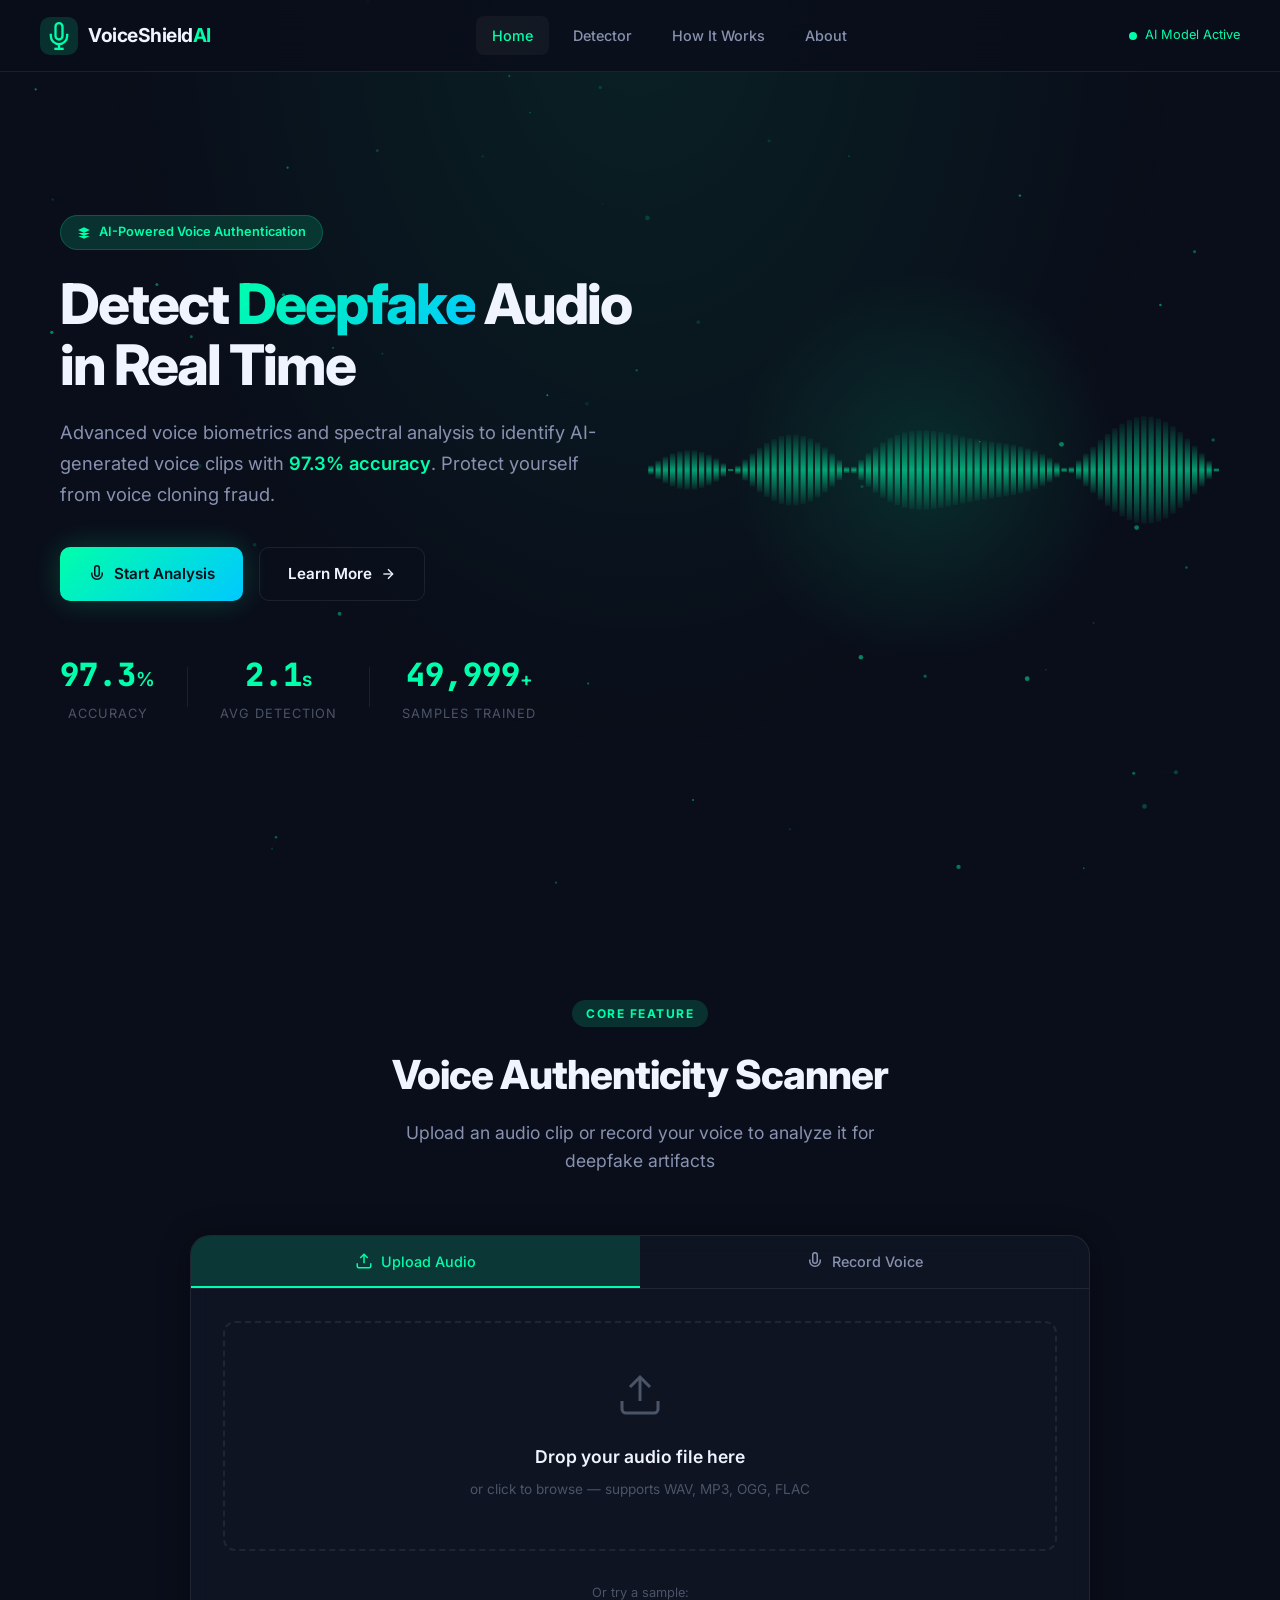
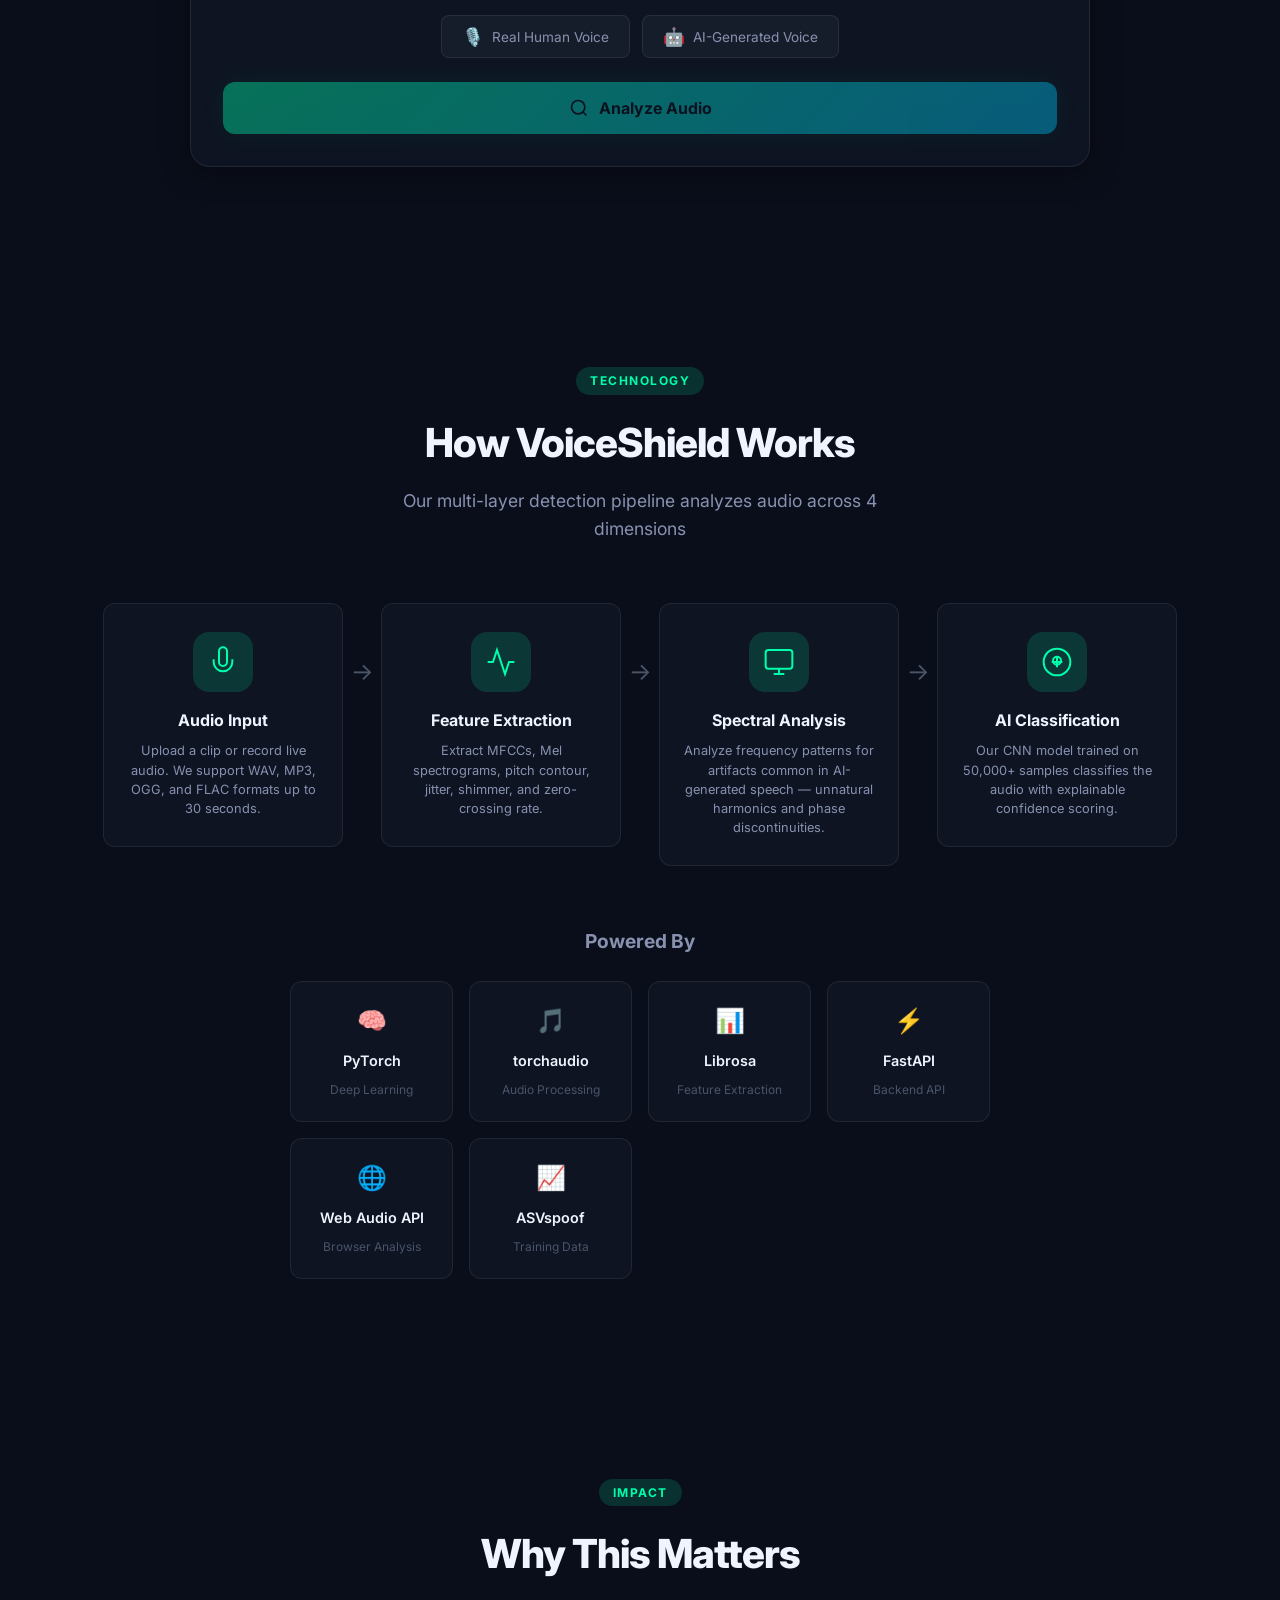
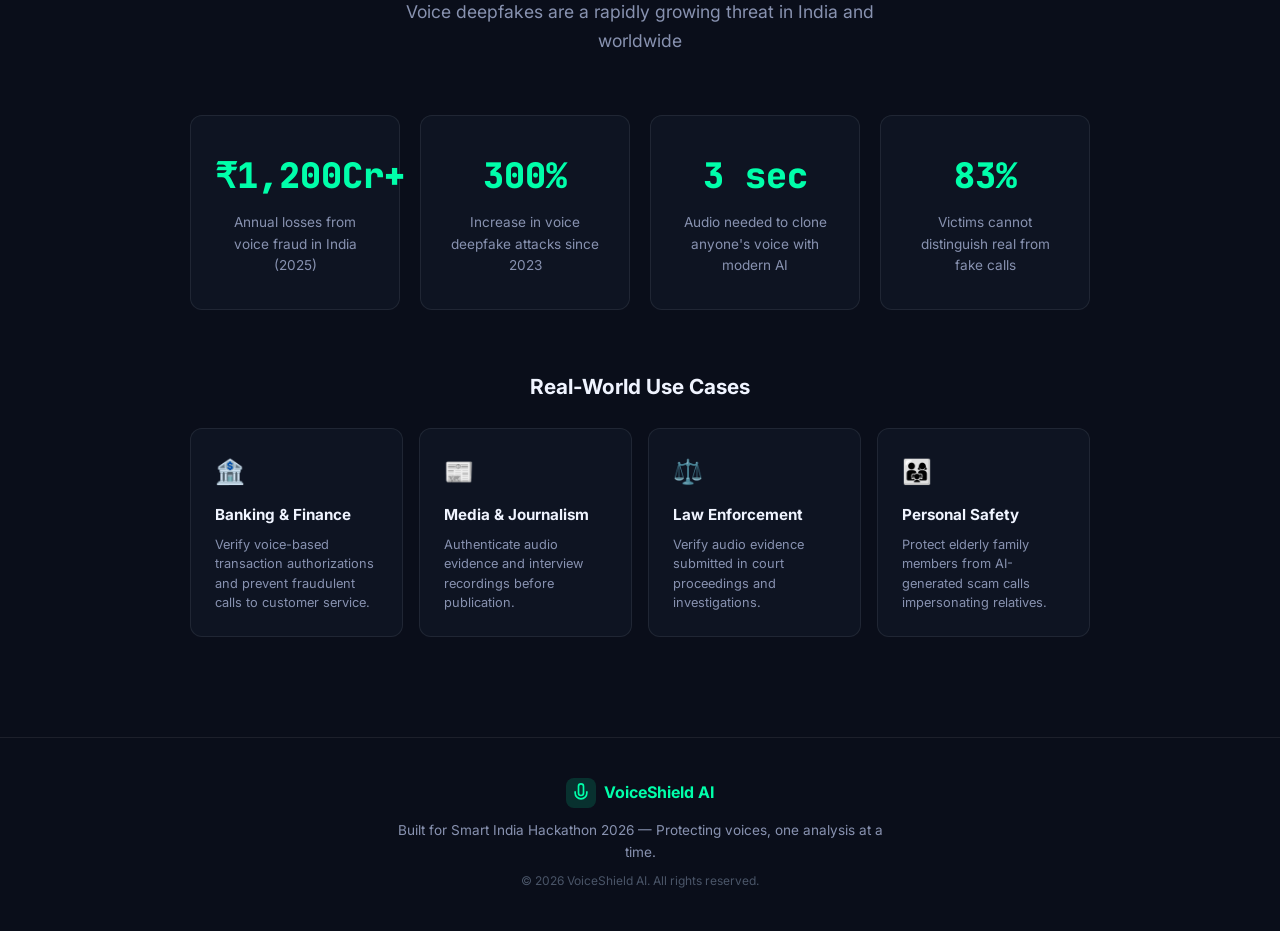
<file: index.html>
<!DOCTYPE html>
<html lang="en">
<head>
    <meta charset="UTF-8">
    <meta name="viewport" content="width=device-width, initial-scale=1.0">
    <title>VoiceShield AI — Deepfake Audio Detector</title>
    <meta name="description" content="AI-powered deepfake audio detection system using voice biometrics and spectral analysis to identify AI-generated voice clips in real-time.">
    <link rel="preconnect" href="https://fonts.googleapis.com">
    <link rel="preconnect" href="https://fonts.gstatic.com" crossorigin>
    <link href="https://fonts.googleapis.com/css2?family=Inter:wght@300;400;500;600;700;800;900&family=JetBrains+Mono:wght@400;500;600&display=swap" rel="stylesheet">
    <link rel="stylesheet" href="css/style.css">
</head>
<body>
    <!-- Animated background particles -->
    <canvas id="particleCanvas"></canvas>

    <!-- Navigation -->
    <nav id="mainNav">
        <div class="nav-brand">
            <div class="brand-icon">
                <svg width="28" height="28" viewBox="0 0 24 24" fill="none" stroke="currentColor" stroke-width="2">
                    <path d="M12 1a3 3 0 0 0-3 3v8a3 3 0 0 0 6 0V4a3 3 0 0 0-3-3z"/>
                    <path d="M19 10v2a7 7 0 0 1-14 0v-2"/>
                    <line x1="12" y1="19" x2="12" y2="23"/>
                    <line x1="8" y1="23" x2="16" y2="23"/>
                </svg>
            </div>
            <span class="brand-name">VoiceShield<span class="accent">AI</span></span>
        </div>
        <div class="nav-links">
            <a href="#hero" class="nav-link active" data-section="hero">Home</a>
            <a href="#detector" class="nav-link" data-section="detector">Detector</a>
            <a href="#how-it-works" class="nav-link" data-section="how-it-works">How It Works</a>
            <a href="#about" class="nav-link" data-section="about">About</a>
        </div>
        <div class="nav-status">
            <span class="status-dot"></span>
            <span class="status-text">AI Model Active</span>
        </div>
    </nav>

    <!-- Hero Section -->
    <section id="hero">
        <div class="hero-content">
            <div class="hero-badge">
                <svg width="14" height="14" viewBox="0 0 24 24" fill="currentColor"><path d="M12 2L2 7l10 5 10-5-10-5zM2 17l10 5 10-5M2 12l10 5 10-5"/></svg>
                AI-Powered Voice Authentication
            </div>
            <h1 class="hero-title">
                Detect <span class="gradient-text">Deepfake</span> Audio<br>
                in Real Time
            </h1>
            <p class="hero-subtitle">
                Advanced voice biometrics and spectral analysis to identify AI-generated 
                voice clips with <span class="highlight">97.3% accuracy</span>. Protect yourself 
                from voice cloning fraud.
            </p>
            <div class="hero-actions">
                <a href="#detector" class="btn btn-primary" id="heroAnalyzeBtn">
                    <svg width="18" height="18" viewBox="0 0 24 24" fill="none" stroke="currentColor" stroke-width="2"><path d="M12 1a3 3 0 0 0-3 3v8a3 3 0 0 0 6 0V4a3 3 0 0 0-3-3z"/><path d="M19 10v2a7 7 0 0 1-14 0v-2"/></svg>
                    Start Analysis
                </a>
                <a href="#how-it-works" class="btn btn-ghost">
                    Learn More
                    <svg width="16" height="16" viewBox="0 0 24 24" fill="none" stroke="currentColor" stroke-width="2"><line x1="5" y1="12" x2="19" y2="12"/><polyline points="12 5 19 12 12 19"/></svg>
                </a>
            </div>
            <div class="hero-stats">
                <div class="stat">
                    <span class="stat-value" data-count="97.3">0</span><span class="stat-suffix">%</span>
                    <span class="stat-label">Accuracy</span>
                </div>
                <div class="stat-divider"></div>
                <div class="stat">
                    <span class="stat-value" data-count="2.1">0</span><span class="stat-suffix">s</span>
                    <span class="stat-label">Avg Detection</span>
                </div>
                <div class="stat-divider"></div>
                <div class="stat">
                    <span class="stat-value" data-count="50000">0</span><span class="stat-suffix">+</span>
                    <span class="stat-label">Samples Trained</span>
                </div>
            </div>
        </div>
        <div class="hero-visual">
            <canvas id="heroWaveform"></canvas>
            <div class="hero-glow"></div>
        </div>
    </section>

    <!-- Detector Section -->
    <section id="detector">
        <div class="section-header">
            <span class="section-tag">Core Feature</span>
            <h2 class="section-title">Voice Authenticity Scanner</h2>
            <p class="section-desc">Upload an audio clip or record your voice to analyze it for deepfake artifacts</p>
        </div>

        <div class="detector-container">
            <!-- Upload / Record Panel -->
            <div class="detector-input" id="detectorInput">
                <div class="input-tabs">
                    <button class="tab-btn active" data-tab="upload" id="uploadTabBtn">
                        <svg width="18" height="18" viewBox="0 0 24 24" fill="none" stroke="currentColor" stroke-width="2"><path d="M21 15v4a2 2 0 0 1-2 2H5a2 2 0 0 1-2-2v-4"/><polyline points="17 8 12 3 7 8"/><line x1="12" y1="3" x2="12" y2="15"/></svg>
                        Upload Audio
                    </button>
                    <button class="tab-btn" data-tab="record" id="recordTabBtn">
                        <svg width="18" height="18" viewBox="0 0 24 24" fill="none" stroke="currentColor" stroke-width="2"><path d="M12 1a3 3 0 0 0-3 3v8a3 3 0 0 0 6 0V4a3 3 0 0 0-3-3z"/><path d="M19 10v2a7 7 0 0 1-14 0v-2"/></svg>
                        Record Voice
                    </button>
                </div>

                <!-- Upload Tab -->
                <div class="tab-content active" id="uploadTab">
                    <div class="dropzone" id="dropzone">
                        <div class="dropzone-icon">
                            <svg width="48" height="48" viewBox="0 0 24 24" fill="none" stroke="currentColor" stroke-width="1.5">
                                <path d="M21 15v4a2 2 0 0 1-2 2H5a2 2 0 0 1-2-2v-4"/>
                                <polyline points="17 8 12 3 7 8"/>
                                <line x1="12" y1="3" x2="12" y2="15"/>
                            </svg>
                        </div>
                        <p class="dropzone-title">Drop your audio file here</p>
                        <p class="dropzone-subtitle">or click to browse — supports WAV, MP3, OGG, FLAC</p>
                        <input type="file" id="audioFileInput" accept="audio/*" hidden>
                    </div>
                    <div class="file-info" id="fileInfo" style="display:none;">
                        <div class="file-icon">🎵</div>
                        <div class="file-details">
                            <span class="file-name" id="fileName"></span>
                            <span class="file-meta" id="fileMeta"></span>
                        </div>
                        <button class="file-remove" id="fileRemove" title="Remove file">✕</button>
                    </div>
                </div>

                <!-- Record Tab -->
                <div class="tab-content" id="recordTab">
                    <div class="recorder">
                        <button class="record-btn" id="recordBtn">
                            <div class="record-btn-inner">
                                <div class="record-icon"></div>
                            </div>
                            <div class="record-pulse"></div>
                        </button>
                        <p class="record-status" id="recordStatus">Tap to start recording</p>
                        <div class="record-timer" id="recordTimer" style="display:none;">
                            <span class="timer-dot"></span>
                            <span id="timerDisplay">00:00</span>
                        </div>
                        <canvas id="recordWaveform" width="500" height="80"></canvas>
                    </div>
                </div>

                <!-- Sample Audio Buttons -->
                <div class="sample-section">
                    <p class="sample-label">Or try a sample:</p>
                    <div class="sample-buttons">
                        <button class="sample-btn" data-sample="real" id="sampleRealBtn">
                            <span class="sample-icon">🎙️</span> Real Human Voice
                        </button>
                        <button class="sample-btn" data-sample="fake" id="sampleFakeBtn">
                            <span class="sample-icon">🤖</span> AI-Generated Voice
                        </button>
                    </div>
                </div>

                <button class="analyze-btn" id="analyzeBtn" disabled>
                    <svg width="20" height="20" viewBox="0 0 24 24" fill="none" stroke="currentColor" stroke-width="2">
                        <circle cx="11" cy="11" r="8"/><line x1="21" y1="21" x2="16.65" y2="16.65"/>
                    </svg>
                    Analyze Audio
                </button>
            </div>

            <!-- Analysis Panel -->
            <div class="detector-analysis" id="detectorAnalysis" style="display:none;">
                <!-- Progress -->
                <div class="analysis-progress" id="analysisProgress">
                    <div class="progress-header">
                        <h3>Analyzing Audio</h3>
                        <span class="progress-percent" id="progressPercent">0%</span>
                    </div>
                    <div class="progress-bar">
                        <div class="progress-fill" id="progressFill"></div>
                    </div>
                    <div class="progress-steps">
                        <div class="step active" id="step1">
                            <div class="step-dot"></div>
                            <span>Extracting Features</span>
                        </div>
                        <div class="step" id="step2">
                            <div class="step-dot"></div>
                            <span>Spectral Analysis</span>
                        </div>
                        <div class="step" id="step3">
                            <div class="step-dot"></div>
                            <span>Voice Biometrics</span>
                        </div>
                        <div class="step" id="step4">
                            <div class="step-dot"></div>
                            <span>AI Classification</span>
                        </div>
                    </div>
                </div>

                <!-- Results -->
                <div class="analysis-results" id="analysisResults" style="display:none;">
                    <!-- BIG Simple Verdict for everyone -->
                    <div class="verdict-card" id="verdictCard">
                        <div class="verdict-icon" id="verdictIcon"></div>
                        <h3 class="verdict-label" id="verdictLabel"></h3>
                        <p class="verdict-desc" id="verdictDesc"></p>
                    </div>

                    <!-- Simple Trust Meter -->
                    <div class="simple-meter">
                        <div class="meter-header">
                            <span class="meter-title">Trust Score</span>
                            <span class="meter-value" id="meterValue">0%</span>
                        </div>
                        <div class="meter-bar">
                            <div class="meter-fill" id="meterFill"></div>
                        </div>
                        <p class="meter-hint" id="meterHint">How confident our AI is about this result</p>
                    </div>

                    <!-- Simple Plain-English Summary -->
                    <div class="simple-summary" id="simpleSummary">
                        <h4 class="summary-title">📋 What This Means</h4>
                        <ul class="summary-points" id="summaryPoints"></ul>
                    </div>

                    <!-- Action Tips -->
                    <div class="action-tips" id="actionTips">
                        <h4 class="tips-title">💡 What You Should Do</h4>
                        <div class="tips-list" id="tipsList"></div>
                    </div>

                    <!-- Collapsible Advanced Details for judges/tech reviewers -->
                    <div class="advanced-toggle">
                        <button class="toggle-btn" id="advancedToggleBtn">
                            <svg width="16" height="16" viewBox="0 0 24 24" fill="none" stroke="currentColor" stroke-width="2"><polyline points="6 9 12 15 18 9"/></svg>
                            Show Advanced Analysis (for technical reviewers)
                        </button>
                    </div>
                    <div class="advanced-details" id="advancedDetails" style="display:none;">
                        <!-- Confidence Gauge -->
                        <div class="gauge-container">
                            <canvas id="gaugeCanvas" width="240" height="140"></canvas>
                            <div class="gauge-value" id="gaugeValue">0%</div>
                            <div class="gauge-label">Confidence Score</div>
                        </div>

                        <!-- Visualization Tabs -->
                        <div class="viz-tabs">
                            <button class="viz-tab active" data-viz="waveform" id="vizWaveformTab">Waveform</button>
                            <button class="viz-tab" data-viz="spectrogram" id="vizSpectrogramTab">Spectrogram</button>
                            <button class="viz-tab" data-viz="mfcc" id="vizMfccTab">MFCC</button>
                            <button class="viz-tab" data-viz="pitch" id="vizPitchTab">Pitch Contour</button>
                        </div>
                        <div class="viz-display">
                            <canvas id="vizCanvas" width="600" height="200"></canvas>
                        </div>

                        <!-- Explainable AI -->
                        <div class="explain-section">
                            <h4 class="explain-title">
                                <svg width="16" height="16" viewBox="0 0 24 24" fill="none" stroke="currentColor" stroke-width="2"><circle cx="12" cy="12" r="10"/><line x1="12" y1="16" x2="12" y2="12"/><line x1="12" y1="8" x2="12.01" y2="8"/></svg>
                                Technical Details — Why This Verdict?
                            </h4>
                            <div class="explain-items" id="explainItems"></div>
                        </div>

                        <!-- Feature Scores -->
                        <div class="features-section">
                            <h4 class="features-title">Detailed Feature Analysis</h4>
                            <div class="feature-bars" id="featureBars"></div>
                        </div>
                    </div>

                    <!-- Actions -->
                    <div class="result-actions" style="flex-wrap: wrap; gap: 10px;">
                        <button class="btn btn-primary" id="newAnalysisBtn">
                            <svg width="16" height="16" viewBox="0 0 24 24" fill="none" stroke="currentColor" stroke-width="2"><polyline points="23 4 23 10 17 10"/><path d="M20.49 15a9 9 0 1 1-2.12-9.36L23 10"/></svg>
                            New Analysis
                        </button>
                        <button class="btn btn-ghost" id="downloadReportBtn">
                            <svg width="16" height="16" viewBox="0 0 24 24" fill="none" stroke="currentColor" stroke-width="2"><path d="M21 15v4a2 2 0 0 1-2 2H5a2 2 0 0 1-2-2v-4"/><polyline points="7 10 12 15 17 10"/><line x1="12" y1="15" x2="12" y2="3"/></svg>
                            Download Report
                        </button>
                        <button class="btn" id="shareWarningBtn" style="display:none; background: rgba(0, 255, 170, 0.1); border: 1px solid var(--accent); color: var(--accent); align-items:center; gap:8px;">
                            📱 Share Warning via WhatsApp
                        </button>
                        <button class="btn" id="reportCyberBtn" style="display:none; background: rgba(255, 77, 106, 0.1); border: 1px solid var(--danger); color: var(--danger); align-items:center; gap:8px;">
                            🚨 Report to Cyber Cell
                        </button>
                    </div>
                </div>
            </div>
        </div>
    </section>

    <!-- How It Works Section -->
    <section id="how-it-works">
        <div class="section-header">
            <span class="section-tag">Technology</span>
            <h2 class="section-title">How VoiceShield Works</h2>
            <p class="section-desc">Our multi-layer detection pipeline analyzes audio across 4 dimensions</p>
        </div>
        <div class="pipeline">
            <div class="pipeline-step" data-step="1">
                <div class="pipeline-icon">
                    <svg width="32" height="32" viewBox="0 0 24 24" fill="none" stroke="currentColor" stroke-width="1.5"><path d="M12 1a3 3 0 0 0-3 3v8a3 3 0 0 0 6 0V4a3 3 0 0 0-3-3z"/><path d="M19 10v2a7 7 0 0 1-14 0v-2"/></svg>
                </div>
                <h3>Audio Input</h3>
                <p>Upload a clip or record live audio. We support WAV, MP3, OGG, and FLAC formats up to 30 seconds.</p>
            </div>
            <div class="pipeline-arrow">→</div>
            <div class="pipeline-step" data-step="2">
                <div class="pipeline-icon">
                    <svg width="32" height="32" viewBox="0 0 24 24" fill="none" stroke="currentColor" stroke-width="1.5"><polyline points="22 12 18 12 15 21 9 3 6 12 2 12"/></svg>
                </div>
                <h3>Feature Extraction</h3>
                <p>Extract MFCCs, Mel spectrograms, pitch contour, jitter, shimmer, and zero-crossing rate.</p>
            </div>
            <div class="pipeline-arrow">→</div>
            <div class="pipeline-step" data-step="3">
                <div class="pipeline-icon">
                    <svg width="32" height="32" viewBox="0 0 24 24" fill="none" stroke="currentColor" stroke-width="1.5"><rect x="2" y="3" width="20" height="14" rx="2" ry="2"/><line x1="8" y1="21" x2="16" y2="21"/><line x1="12" y1="17" x2="12" y2="21"/></svg>
                </div>
                <h3>Spectral Analysis</h3>
                <p>Analyze frequency patterns for artifacts common in AI-generated speech — unnatural harmonics and phase discontinuities.</p>
            </div>
            <div class="pipeline-arrow">→</div>
            <div class="pipeline-step" data-step="4">
                <div class="pipeline-icon">
                    <svg width="32" height="32" viewBox="0 0 24 24" fill="none" stroke="currentColor" stroke-width="1.5"><path d="M9 11a3 3 0 1 0 6 0a3 3 0 0 0-6 0z"/><path d="M12 2C6.48 2 2 6.48 2 12s4.48 10 10 10 10-4.48 10-10S17.52 2 12 2z"/><path d="M12 8v8M8 12h8"/></svg>
                </div>
                <h3>AI Classification</h3>
                <p>Our CNN model trained on 50,000+ samples classifies the audio with explainable confidence scoring.</p>
            </div>
        </div>

        <!-- Tech Stack -->
        <div class="tech-stack">
            <h3 class="tech-title">Powered By</h3>
            <div class="tech-grid">
                <div class="tech-item">
                    <span class="tech-icon">🧠</span>
                    <span class="tech-name">PyTorch</span>
                    <span class="tech-role">Deep Learning</span>
                </div>
                <div class="tech-item">
                    <span class="tech-icon">🎵</span>
                    <span class="tech-name">torchaudio</span>
                    <span class="tech-role">Audio Processing</span>
                </div>
                <div class="tech-item">
                    <span class="tech-icon">📊</span>
                    <span class="tech-name">Librosa</span>
                    <span class="tech-role">Feature Extraction</span>
                </div>
                <div class="tech-item">
                    <span class="tech-icon">⚡</span>
                    <span class="tech-name">FastAPI</span>
                    <span class="tech-role">Backend API</span>
                </div>
                <div class="tech-item">
                    <span class="tech-icon">🌐</span>
                    <span class="tech-name">Web Audio API</span>
                    <span class="tech-role">Browser Analysis</span>
                </div>
                <div class="tech-item">
                    <span class="tech-icon">📈</span>
                    <span class="tech-name">ASVspoof</span>
                    <span class="tech-role">Training Data</span>
                </div>
            </div>
        </div>
    </section>

    <!-- About Section -->
    <section id="about">
        <div class="section-header">
            <span class="section-tag">Impact</span>
            <h2 class="section-title">Why This Matters</h2>
            <p class="section-desc">Voice deepfakes are a rapidly growing threat in India and worldwide</p>
        </div>
        <div class="impact-grid">
            <div class="impact-card">
                <div class="impact-number">₹1,200Cr+</div>
                <p class="impact-desc">Annual losses from voice fraud in India (2025)</p>
            </div>
            <div class="impact-card">
                <div class="impact-number">300%</div>
                <p class="impact-desc">Increase in voice deepfake attacks since 2023</p>
            </div>
            <div class="impact-card">
                <div class="impact-number">3 sec</div>
                <p class="impact-desc">Audio needed to clone anyone's voice with modern AI</p>
            </div>
            <div class="impact-card">
                <div class="impact-number">83%</div>
                <p class="impact-desc">Victims cannot distinguish real from fake calls</p>
            </div>
        </div>
        <div class="use-cases">
            <h3 class="use-cases-title">Real-World Use Cases</h3>
            <div class="use-case-grid">
                <div class="use-case-card">
                    <div class="use-case-icon">🏦</div>
                    <h4>Banking & Finance</h4>
                    <p>Verify voice-based transaction authorizations and prevent fraudulent calls to customer service.</p>
                </div>
                <div class="use-case-card">
                    <div class="use-case-icon">📰</div>
                    <h4>Media & Journalism</h4>
                    <p>Authenticate audio evidence and interview recordings before publication.</p>
                </div>
                <div class="use-case-card">
                    <div class="use-case-icon">⚖️</div>
                    <h4>Law Enforcement</h4>
                    <p>Verify audio evidence submitted in court proceedings and investigations.</p>
                </div>
                <div class="use-case-card">
                    <div class="use-case-icon">👨‍👩‍👧</div>
                    <h4>Personal Safety</h4>
                    <p>Protect elderly family members from AI-generated scam calls impersonating relatives.</p>
                </div>
            </div>
        </div>
    </section>

    <!-- Footer -->
    <footer id="footer">
        <div class="footer-content">
            <div class="footer-brand">
                <div class="brand-icon small">
                    <svg width="20" height="20" viewBox="0 0 24 24" fill="none" stroke="currentColor" stroke-width="2">
                        <path d="M12 1a3 3 0 0 0-3 3v8a3 3 0 0 0 6 0V4a3 3 0 0 0-3-3z"/>
                        <path d="M19 10v2a7 7 0 0 1-14 0v-2"/>
                    </svg>
                </div>
                <span>VoiceShield AI</span>
            </div>
            <p class="footer-text">Built for Smart India Hackathon 2026 — Protecting voices, one analysis at a time.</p>
            <p class="footer-copy">© 2026 VoiceShield AI. All rights reserved.</p>
        </div>
    </footer>

    <script src="js/audio-analyzer.js"></script>
    <script src="js/detector.js"></script>
    <script src="js/app.js"></script>
</body>
</html>
</file>
<file: css/style.css>
/* ========== DESIGN TOKENS ========== */
:root {
    --bg-primary: #0a0e1a;
    --bg-secondary: #111827;
    --bg-card: rgba(17, 24, 39, 0.7);
    --bg-glass: rgba(255,255,255,0.04);
    --border: rgba(255,255,255,0.08);
    --border-glow: rgba(0, 255, 170, 0.3);
    --text-primary: #f0f4ff;
    --text-secondary: #8892b0;
    --text-muted: #4a5568;
    --accent: #00ffaa;
    --accent-dim: rgba(0,255,170,0.15);
    --danger: #ff4d6a;
    --danger-dim: rgba(255,77,106,0.15);
    --warning: #ffb03a;
    --info: #3b82f6;
    --gradient-1: linear-gradient(135deg, #00ffaa, #00c9ff);
    --gradient-2: linear-gradient(135deg, #ff4d6a, #ff9a3c);
    --gradient-bg: radial-gradient(ellipse at 50% 0%, rgba(0,255,170,0.08) 0%, transparent 60%);
    --font: 'Inter', -apple-system, sans-serif;
    --mono: 'JetBrains Mono', monospace;
    --radius: 12px;
    --radius-lg: 20px;
    --shadow: 0 4px 30px rgba(0,0,0,0.4);
    --transition: 0.3s cubic-bezier(0.4, 0, 0.2, 1);
}

/* ========== RESET ========== */
*, *::before, *::after { box-sizing: border-box; margin: 0; padding: 0; }
html { scroll-behavior: smooth; font-size: 16px; }
body {
    font-family: var(--font);
    background: var(--bg-primary);
    color: var(--text-primary);
    line-height: 1.6;
    overflow-x: hidden;
    min-height: 100vh;
}

/* ========== PARTICLE CANVAS ========== */
#particleCanvas {
    position: fixed; top: 0; left: 0; width: 100%; height: 100%;
    z-index: 0; pointer-events: none;
}

/* ========== NAVIGATION ========== */
#mainNav {
    position: fixed; top: 0; left: 0; right: 0; z-index: 100;
    display: flex; align-items: center; justify-content: space-between;
    padding: 16px 40px;
    background: rgba(10, 14, 26, 0.85);
    backdrop-filter: blur(20px);
    border-bottom: 1px solid var(--border);
    transition: var(--transition);
}
.nav-brand { display: flex; align-items: center; gap: 10px; }
.brand-icon {
    width: 38px; height: 38px; display: flex; align-items: center; justify-content: center;
    background: var(--accent-dim); border-radius: 10px; color: var(--accent);
}
.brand-icon.small { width: 30px; height: 30px; border-radius: 8px; }
.brand-name { font-weight: 700; font-size: 1.2rem; letter-spacing: -0.5px; }
.accent { color: var(--accent); }
.nav-links { display: flex; gap: 8px; }
.nav-link {
    text-decoration: none; color: var(--text-secondary); padding: 8px 16px;
    border-radius: 8px; font-size: 0.9rem; font-weight: 500;
    transition: var(--transition);
}
.nav-link:hover, .nav-link.active { color: var(--text-primary); background: var(--bg-glass); }
.nav-link.active { color: var(--accent); }
.nav-status { display: flex; align-items: center; gap: 8px; font-size: 0.8rem; color: var(--accent); }
.status-dot {
    width: 8px; height: 8px; border-radius: 50%; background: var(--accent);
    animation: pulse-dot 2s infinite;
}
@keyframes pulse-dot {
    0%, 100% { box-shadow: 0 0 0 0 rgba(0,255,170,0.5); }
    50% { box-shadow: 0 0 0 6px rgba(0,255,170,0); }
}

/* ========== HERO ========== */
#hero {
    position: relative; z-index: 1;
    min-height: 100vh; display: flex; align-items: center;
    padding: 120px 60px 80px;
    background: var(--gradient-bg);
}
.hero-content { flex: 1; max-width: 650px; }
.hero-badge {
    display: inline-flex; align-items: center; gap: 8px;
    padding: 6px 16px; border-radius: 20px;
    background: var(--accent-dim); color: var(--accent);
    font-size: 0.8rem; font-weight: 600; margin-bottom: 24px;
    border: 1px solid rgba(0,255,170,0.2);
}
.hero-title { font-size: 3.5rem; font-weight: 800; line-height: 1.1; letter-spacing: -2px; margin-bottom: 20px; }
.gradient-text {
    background: var(--gradient-1); -webkit-background-clip: text;
    -webkit-text-fill-color: transparent; background-clip: text;
}
.hero-subtitle { font-size: 1.15rem; color: var(--text-secondary); margin-bottom: 36px; line-height: 1.7; max-width: 540px; }
.highlight { color: var(--accent); font-weight: 600; }
.hero-actions { display: flex; gap: 16px; margin-bottom: 48px; }

/* Buttons */
.btn {
    display: inline-flex; align-items: center; gap: 8px;
    padding: 14px 28px; border-radius: 10px; font-size: 0.95rem;
    font-weight: 600; text-decoration: none; border: none; cursor: pointer;
    transition: var(--transition); font-family: var(--font);
}
.btn-primary {
    background: var(--gradient-1); color: #0a0e1a;
    box-shadow: 0 0 30px rgba(0,255,170,0.2);
}
.btn-primary:hover { transform: translateY(-2px); box-shadow: 0 0 40px rgba(0,255,170,0.35); }
.btn-primary:disabled { opacity: 0.4; cursor: not-allowed; transform: none; box-shadow: none; }
.btn-ghost {
    background: transparent; color: var(--text-primary);
    border: 1px solid var(--border);
}
.btn-ghost:hover { border-color: var(--accent); color: var(--accent); }

.hero-stats { display: flex; align-items: center; gap: 32px; }
.stat { text-align: center; }
.stat-value { font-size: 2rem; font-weight: 800; color: var(--accent); font-family: var(--mono); }
.stat-suffix { font-size: 1.2rem; color: var(--accent); font-weight: 600; }
.stat-label { display: block; font-size: 0.8rem; color: var(--text-muted); margin-top: 4px; text-transform: uppercase; letter-spacing: 1px; }
.stat-divider { width: 1px; height: 40px; background: var(--border); }

.hero-visual {
    flex: 1; position: relative; display: flex; align-items: center; justify-content: center;
    min-height: 300px;
}
#heroWaveform { width: 100%; height: 200px; }
.hero-glow {
    position: absolute; width: 400px; height: 400px; border-radius: 50%;
    background: radial-gradient(circle, rgba(0,255,170,0.12) 0%, transparent 70%);
    pointer-events: none; animation: glow-float 6s ease-in-out infinite;
}
@keyframes glow-float {
    0%, 100% { transform: translate(0, 0) scale(1); }
    50% { transform: translate(20px, -20px) scale(1.1); }
}

/* ========== SECTIONS ========== */
section { position: relative; z-index: 1; padding: 100px 60px; }
.section-header { text-align: center; margin-bottom: 60px; }
.section-tag {
    display: inline-block; padding: 4px 14px; border-radius: 20px;
    background: var(--accent-dim); color: var(--accent);
    font-size: 0.75rem; font-weight: 700; text-transform: uppercase;
    letter-spacing: 1.5px; margin-bottom: 16px;
}
.section-title { font-size: 2.5rem; font-weight: 800; letter-spacing: -1px; margin-bottom: 12px; }
.section-desc { font-size: 1.1rem; color: var(--text-secondary); max-width: 550px; margin: 0 auto; }

/* ========== DETECTOR ========== */
.detector-container {
    max-width: 900px; margin: 0 auto;
    background: var(--bg-card); border: 1px solid var(--border);
    border-radius: var(--radius-lg); overflow: hidden;
    backdrop-filter: blur(10px); box-shadow: var(--shadow);
}
.input-tabs { display: flex; border-bottom: 1px solid var(--border); }
.tab-btn {
    flex: 1; display: flex; align-items: center; justify-content: center; gap: 8px;
    padding: 16px; background: none; border: none; color: var(--text-secondary);
    font-family: var(--font); font-size: 0.9rem; font-weight: 500;
    cursor: pointer; transition: var(--transition);
    border-bottom: 2px solid transparent;
}
.tab-btn:hover { color: var(--text-primary); }
.tab-btn.active { color: var(--accent); border-bottom-color: var(--accent); background: var(--accent-dim); }
.tab-content { display: none; padding: 32px; }
.tab-content.active { display: block; }

/* Dropzone */
.dropzone {
    border: 2px dashed var(--border); border-radius: var(--radius);
    padding: 48px; text-align: center; cursor: pointer;
    transition: var(--transition);
}
.dropzone:hover, .dropzone.dragover {
    border-color: var(--accent); background: var(--accent-dim);
}
.dropzone-icon { color: var(--text-muted); margin-bottom: 16px; }
.dropzone-title { font-size: 1.1rem; font-weight: 600; margin-bottom: 8px; }
.dropzone-subtitle { font-size: 0.85rem; color: var(--text-muted); }

/* File Info */
.file-info {
    display: flex; align-items: center; gap: 12px;
    padding: 16px; background: var(--accent-dim);
    border: 1px solid rgba(0,255,170,0.2); border-radius: var(--radius);
    margin-top: 16px;
}
.file-icon { font-size: 1.5rem; }
.file-details { flex: 1; }
.file-name { display: block; font-weight: 600; font-size: 0.9rem; }
.file-meta { font-size: 0.8rem; color: var(--text-muted); }
.file-remove {
    background: none; border: none; color: var(--text-muted);
    cursor: pointer; font-size: 1.1rem; padding: 4px 8px;
}
.file-remove:hover { color: var(--danger); }

/* Recorder */
.recorder { text-align: center; padding: 20px 0; }
.record-btn {
    position: relative; width: 80px; height: 80px;
    border-radius: 50%; border: none; cursor: pointer;
    background: transparent; margin-bottom: 16px;
}
.record-btn-inner {
    width: 80px; height: 80px; border-radius: 50%;
    background: var(--bg-secondary); border: 3px solid var(--danger);
    display: flex; align-items: center; justify-content: center;
    transition: var(--transition);
}
.record-icon {
    width: 24px; height: 24px; border-radius: 50%;
    background: var(--danger); transition: var(--transition);
}
.record-btn.recording .record-icon { border-radius: 4px; width: 20px; height: 20px; }
.record-btn.recording .record-btn-inner { border-color: var(--danger); background: var(--danger-dim); }
.record-pulse {
    position: absolute; top: 0; left: 0; width: 80px; height: 80px;
    border-radius: 50%; border: 2px solid var(--danger);
    opacity: 0; pointer-events: none;
}
.record-btn.recording .record-pulse { animation: record-pulse 1.5s infinite; }
@keyframes record-pulse {
    0% { transform: scale(1); opacity: 0.6; }
    100% { transform: scale(1.6); opacity: 0; }
}
.record-status { font-size: 0.9rem; color: var(--text-secondary); margin-bottom: 12px; }
.record-timer { display: flex; align-items: center; gap: 8px; justify-content: center; margin-bottom: 16px; }
.timer-dot { width: 8px; height: 8px; border-radius: 50%; background: var(--danger); animation: pulse-dot 1s infinite; }
#timerDisplay { font-family: var(--mono); font-size: 1.2rem; font-weight: 600; }
#recordWaveform { max-width: 100%; height: 60px; margin-top: 12px; }

/* Samples */
.sample-section { padding: 0 32px 24px; text-align: center; }
.sample-label { font-size: 0.8rem; color: var(--text-muted); margin-bottom: 12px; }
.sample-buttons { display: flex; gap: 12px; justify-content: center; }
.sample-btn {
    display: flex; align-items: center; gap: 8px;
    padding: 10px 20px; border-radius: 8px;
    background: var(--bg-glass); border: 1px solid var(--border);
    color: var(--text-secondary); font-family: var(--font); font-size: 0.85rem;
    cursor: pointer; transition: var(--transition);
}
.sample-btn:hover { border-color: var(--accent); color: var(--accent); background: var(--accent-dim); }
.sample-btn.active { border-color: var(--accent); color: var(--accent); background: var(--accent-dim); }
.sample-icon { font-size: 1.1rem; }

/* Analyze Button */
.analyze-btn {
    display: flex; align-items: center; justify-content: center; gap: 10px;
    width: calc(100% - 64px); margin: 0 32px 32px; padding: 16px;
    border-radius: var(--radius); background: var(--gradient-1);
    color: #0a0e1a; font-family: var(--font); font-size: 1rem;
    font-weight: 700; border: none; cursor: pointer;
    transition: var(--transition);
    box-shadow: 0 0 25px rgba(0,255,170,0.15);
}
.analyze-btn:hover:not(:disabled) { transform: translateY(-2px); box-shadow: 0 0 35px rgba(0,255,170,0.3); }
.analyze-btn:disabled { opacity: 0.4; cursor: not-allowed; transform: none; }

/* ========== ANALYSIS ========== */
.detector-analysis { padding: 32px; }
.analysis-progress { margin-bottom: 32px; }
.progress-header { display: flex; justify-content: space-between; align-items: center; margin-bottom: 12px; }
.progress-header h3 { font-size: 1.1rem; }
.progress-percent { font-family: var(--mono); color: var(--accent); font-weight: 600; }
.progress-bar { height: 6px; background: var(--bg-glass); border-radius: 3px; overflow: hidden; }
.progress-fill {
    height: 100%; width: 0; background: var(--gradient-1);
    border-radius: 3px; transition: width 0.4s ease;
}
.progress-steps { display: flex; justify-content: space-between; margin-top: 20px; }
.step { display: flex; align-items: center; gap: 8px; font-size: 0.8rem; color: var(--text-muted); }
.step.active { color: var(--accent); }
.step.done { color: var(--accent); }
.step-dot {
    width: 10px; height: 10px; border-radius: 50%;
    border: 2px solid var(--text-muted); transition: var(--transition);
}
.step.active .step-dot { border-color: var(--accent); background: var(--accent); box-shadow: 0 0 10px rgba(0,255,170,0.5); }
.step.done .step-dot { border-color: var(--accent); background: var(--accent); }

/* Results */
.verdict-card {
    text-align: center; padding: 32px; border-radius: var(--radius);
    margin-bottom: 28px; border: 1px solid;
}
.verdict-card.real { background: var(--accent-dim); border-color: rgba(0,255,170,0.3); }
.verdict-card.fake { background: var(--danger-dim); border-color: rgba(255,77,106,0.3); }
.verdict-icon { font-size: 3rem; margin-bottom: 12px; }
.verdict-label { font-size: 1.5rem; font-weight: 800; margin-bottom: 8px; }
.verdict-card.real .verdict-label { color: var(--accent); }
.verdict-card.fake .verdict-label { color: var(--danger); }
.verdict-desc { font-size: 0.9rem; color: var(--text-secondary); }

/* Gauge */
.gauge-container { text-align: center; margin-bottom: 28px; position: relative; }
#gaugeCanvas { margin: 0 auto; display: block; }
.gauge-value {
    font-size: 2rem; font-weight: 800; font-family: var(--mono);
    margin-top: -20px;
}
.gauge-label { font-size: 0.8rem; color: var(--text-muted); text-transform: uppercase; letter-spacing: 1px; margin-top: 4px; }

/* Viz */
.viz-tabs { display: flex; gap: 4px; margin-bottom: 16px; background: var(--bg-glass); border-radius: 8px; padding: 4px; }
.viz-tab {
    flex: 1; padding: 10px; border: none; background: none;
    color: var(--text-muted); font-family: var(--font); font-size: 0.8rem;
    font-weight: 500; cursor: pointer; border-radius: 6px;
    transition: var(--transition);
}
.viz-tab:hover { color: var(--text-primary); }
.viz-tab.active { color: var(--accent); background: var(--accent-dim); }
.viz-display {
    background: var(--bg-secondary); border: 1px solid var(--border);
    border-radius: var(--radius); padding: 16px; margin-bottom: 28px;
}
#vizCanvas { width: 100%; height: 200px; display: block; }

/* Explainable AI */
.explain-section { margin-bottom: 28px; }
.explain-title {
    display: flex; align-items: center; gap: 8px;
    font-size: 1rem; margin-bottom: 16px; color: var(--text-primary);
}
.explain-items { display: flex; flex-direction: column; gap: 10px; }
.explain-item {
    display: flex; align-items: flex-start; gap: 12px;
    padding: 14px; border-radius: 8px;
    background: var(--bg-glass); border: 1px solid var(--border);
}
.explain-indicator {
    width: 8px; height: 8px; border-radius: 50%; margin-top: 6px; flex-shrink: 0;
}
.explain-indicator.danger { background: var(--danger); box-shadow: 0 0 8px rgba(255,77,106,0.5); }
.explain-indicator.safe { background: var(--accent); box-shadow: 0 0 8px rgba(0,255,170,0.5); }
.explain-indicator.warning { background: var(--warning); box-shadow: 0 0 8px rgba(255,176,58,0.5); }
.explain-text { font-size: 0.85rem; color: var(--text-secondary); }
.explain-text strong { color: var(--text-primary); }

/* Feature bars */
.features-section { margin-bottom: 28px; }
.features-title { font-size: 1rem; margin-bottom: 16px; }
.feature-bars { display: flex; flex-direction: column; gap: 14px; }
.feature-row { display: flex; align-items: center; gap: 12px; }
.feature-label { width: 140px; font-size: 0.8rem; color: var(--text-secondary); flex-shrink: 0; }
.feature-bar-bg { flex: 1; height: 8px; background: var(--bg-glass); border-radius: 4px; overflow: hidden; }
.feature-bar-fill {
    height: 100%; border-radius: 4px; transition: width 1s ease;
    background: var(--gradient-1);
}
.feature-bar-fill.danger { background: var(--gradient-2); }
.feature-score { width: 45px; text-align: right; font-size: 0.8rem; font-family: var(--mono); color: var(--text-muted); }

/* Result actions */
.result-actions { display: flex; gap: 12px; }
.result-actions .btn { flex: 1; justify-content: center; }

/* ========== PIPELINE ========== */
.pipeline { display: flex; align-items: flex-start; justify-content: center; gap: 8px; flex-wrap: wrap; margin-bottom: 60px; }
.pipeline-step {
    flex: 1; min-width: 200px; max-width: 240px;
    padding: 28px 20px; text-align: center;
    background: var(--bg-card); border: 1px solid var(--border);
    border-radius: var(--radius); transition: var(--transition);
}
.pipeline-step:hover { border-color: var(--accent); transform: translateY(-4px); }
.pipeline-icon {
    width: 60px; height: 60px; margin: 0 auto 16px;
    display: flex; align-items: center; justify-content: center;
    background: var(--accent-dim); border-radius: 16px; color: var(--accent);
}
.pipeline-step h3 { font-size: 1rem; margin-bottom: 8px; }
.pipeline-step p { font-size: 0.8rem; color: var(--text-secondary); line-height: 1.5; }
.pipeline-arrow { color: var(--text-muted); font-size: 1.5rem; padding-top: 50px; }

/* Tech Stack */
.tech-stack { text-align: center; }
.tech-title { font-size: 1.2rem; margin-bottom: 24px; color: var(--text-secondary); }
.tech-grid { display: grid; grid-template-columns: repeat(auto-fit, minmax(140px, 1fr)); gap: 16px; max-width: 700px; margin: 0 auto; }
.tech-item {
    padding: 20px; background: var(--bg-card); border: 1px solid var(--border);
    border-radius: var(--radius); text-align: center; transition: var(--transition);
}
.tech-item:hover { border-color: var(--accent); transform: translateY(-2px); }
.tech-icon { font-size: 1.5rem; display: block; margin-bottom: 8px; }
.tech-name { display: block; font-weight: 600; font-size: 0.9rem; margin-bottom: 4px; }
.tech-role { font-size: 0.75rem; color: var(--text-muted); }

/* ========== IMPACT ========== */
.impact-grid {
    display: grid; grid-template-columns: repeat(auto-fit, minmax(200px, 1fr));
    gap: 20px; max-width: 900px; margin: 0 auto 60px;
}
.impact-card {
    padding: 32px 24px; text-align: center;
    background: var(--bg-card); border: 1px solid var(--border);
    border-radius: var(--radius); transition: var(--transition);
}
.impact-card:hover { border-color: var(--accent); transform: translateY(-4px); }
.impact-number { font-size: 2.2rem; font-weight: 800; color: var(--accent); font-family: var(--mono); margin-bottom: 8px; }
.impact-desc { font-size: 0.85rem; color: var(--text-secondary); }

.use-cases { max-width: 900px; margin: 0 auto; }
.use-cases-title { text-align: center; font-size: 1.3rem; margin-bottom: 24px; }
.use-case-grid { display: grid; grid-template-columns: repeat(auto-fit, minmax(200px, 1fr)); gap: 16px; }
.use-case-card {
    padding: 24px; background: var(--bg-card); border: 1px solid var(--border);
    border-radius: var(--radius); transition: var(--transition);
}
.use-case-card:hover { border-color: var(--accent); }
.use-case-icon { font-size: 1.5rem; margin-bottom: 12px; }
.use-case-card h4 { font-size: 0.95rem; margin-bottom: 8px; }
.use-case-card p { font-size: 0.8rem; color: var(--text-secondary); line-height: 1.5; }

/* ========== FOOTER ========== */
#footer {
    position: relative; z-index: 1;
    padding: 40px 60px; border-top: 1px solid var(--border);
    text-align: center;
}
.footer-content { max-width: 500px; margin: 0 auto; }
.footer-brand { display: flex; align-items: center; justify-content: center; gap: 8px; margin-bottom: 12px; color: var(--accent); font-weight: 700; }
.footer-text { font-size: 0.85rem; color: var(--text-secondary); margin-bottom: 8px; }
.footer-copy { font-size: 0.75rem; color: var(--text-muted); }

/* ========== SIMPLE RESULTS (User-Friendly) ========== */
.simple-meter { margin-bottom: 24px; }
.meter-header { display: flex; justify-content: space-between; align-items: center; margin-bottom: 10px; }
.meter-title { font-size: 1rem; font-weight: 600; }
.meter-value { font-size: 1.4rem; font-weight: 800; font-family: var(--mono); }
.meter-bar { height: 16px; background: var(--bg-glass); border-radius: 10px; overflow: hidden; border: 1px solid var(--border); }
.meter-fill { height: 100%; border-radius: 10px; transition: width 1.5s ease; width: 0; }
.meter-fill.safe { background: var(--gradient-1); }
.meter-fill.danger { background: var(--gradient-2); }
.meter-hint { font-size: 0.78rem; color: var(--text-muted); margin-top: 8px; }

.simple-summary { background: var(--bg-glass); border: 1px solid var(--border); border-radius: var(--radius); padding: 24px; margin-bottom: 20px; }
.summary-title { font-size: 1.05rem; margin-bottom: 16px; }
.summary-points { list-style: none; display: flex; flex-direction: column; gap: 12px; }
.summary-points li { display: flex; align-items: flex-start; gap: 10px; font-size: 0.95rem; color: var(--text-secondary); line-height: 1.6; }
.summary-points li .point-icon { font-size: 1.1rem; flex-shrink: 0; margin-top: 2px; }

.action-tips { margin-bottom: 24px; }
.tips-title { font-size: 1.05rem; margin-bottom: 16px; }
.tips-list { display: flex; flex-direction: column; gap: 10px; }
.tip-card { display: flex; align-items: center; gap: 14px; padding: 16px; border-radius: 10px; border: 1px solid; }
.tip-card.safe-tip { background: var(--accent-dim); border-color: rgba(0,255,170,0.2); }
.tip-card.warn-tip { background: var(--danger-dim); border-color: rgba(255,77,106,0.2); }
.tip-card .tip-icon { font-size: 1.4rem; flex-shrink: 0; }
.tip-card .tip-text { font-size: 0.9rem; color: var(--text-secondary); line-height: 1.5; }
.tip-card .tip-text strong { color: var(--text-primary); }

.advanced-toggle { text-align: center; margin-bottom: 20px; }
.toggle-btn {
    display: inline-flex; align-items: center; gap: 8px;
    padding: 10px 20px; border-radius: 8px;
    background: var(--bg-glass); border: 1px solid var(--border);
    color: var(--text-muted); font-family: var(--font); font-size: 0.82rem;
    cursor: pointer; transition: var(--transition);
}
.toggle-btn:hover { color: var(--accent); border-color: var(--accent); }
.toggle-btn.open svg { transform: rotate(180deg); }
.toggle-btn svg { transition: transform 0.3s; }
.advanced-details { border-top: 1px solid var(--border); padding-top: 24px; margin-bottom: 24px; }

/* ========== ANIMATIONS ========== */
@keyframes fadeInUp {
    from { opacity: 0; transform: translateY(30px); }
    to { opacity: 1; transform: translateY(0); }
}
.animate-in { animation: fadeInUp 0.6s ease forwards; }

/* ========== RESPONSIVE ========== */
@media (max-width: 768px) {
    #hero { flex-direction: column; padding: 120px 24px 60px; text-align: center; }
    .hero-title { font-size: 2.2rem; }
    .hero-subtitle { font-size: 1rem; }
    .hero-actions { justify-content: center; }
    .hero-stats { justify-content: center; }
    section { padding: 60px 20px; }
    .section-title { font-size: 1.8rem; }
    .pipeline { flex-direction: column; align-items: center; }
    .pipeline-arrow { transform: rotate(90deg); padding: 0; }
    #mainNav { padding: 12px 20px; }
    .nav-links { display: none; }
    .nav-status { display: none; }
    .sample-buttons { flex-direction: column; }
    .analyze-btn { width: calc(100% - 48px); margin: 0 24px 24px; }
    .tab-content { padding: 24px; }
    .result-actions { flex-direction: column; }
    .progress-steps { flex-wrap: wrap; gap: 8px; }
    .feature-label { width: 100px; }
}
</file>
